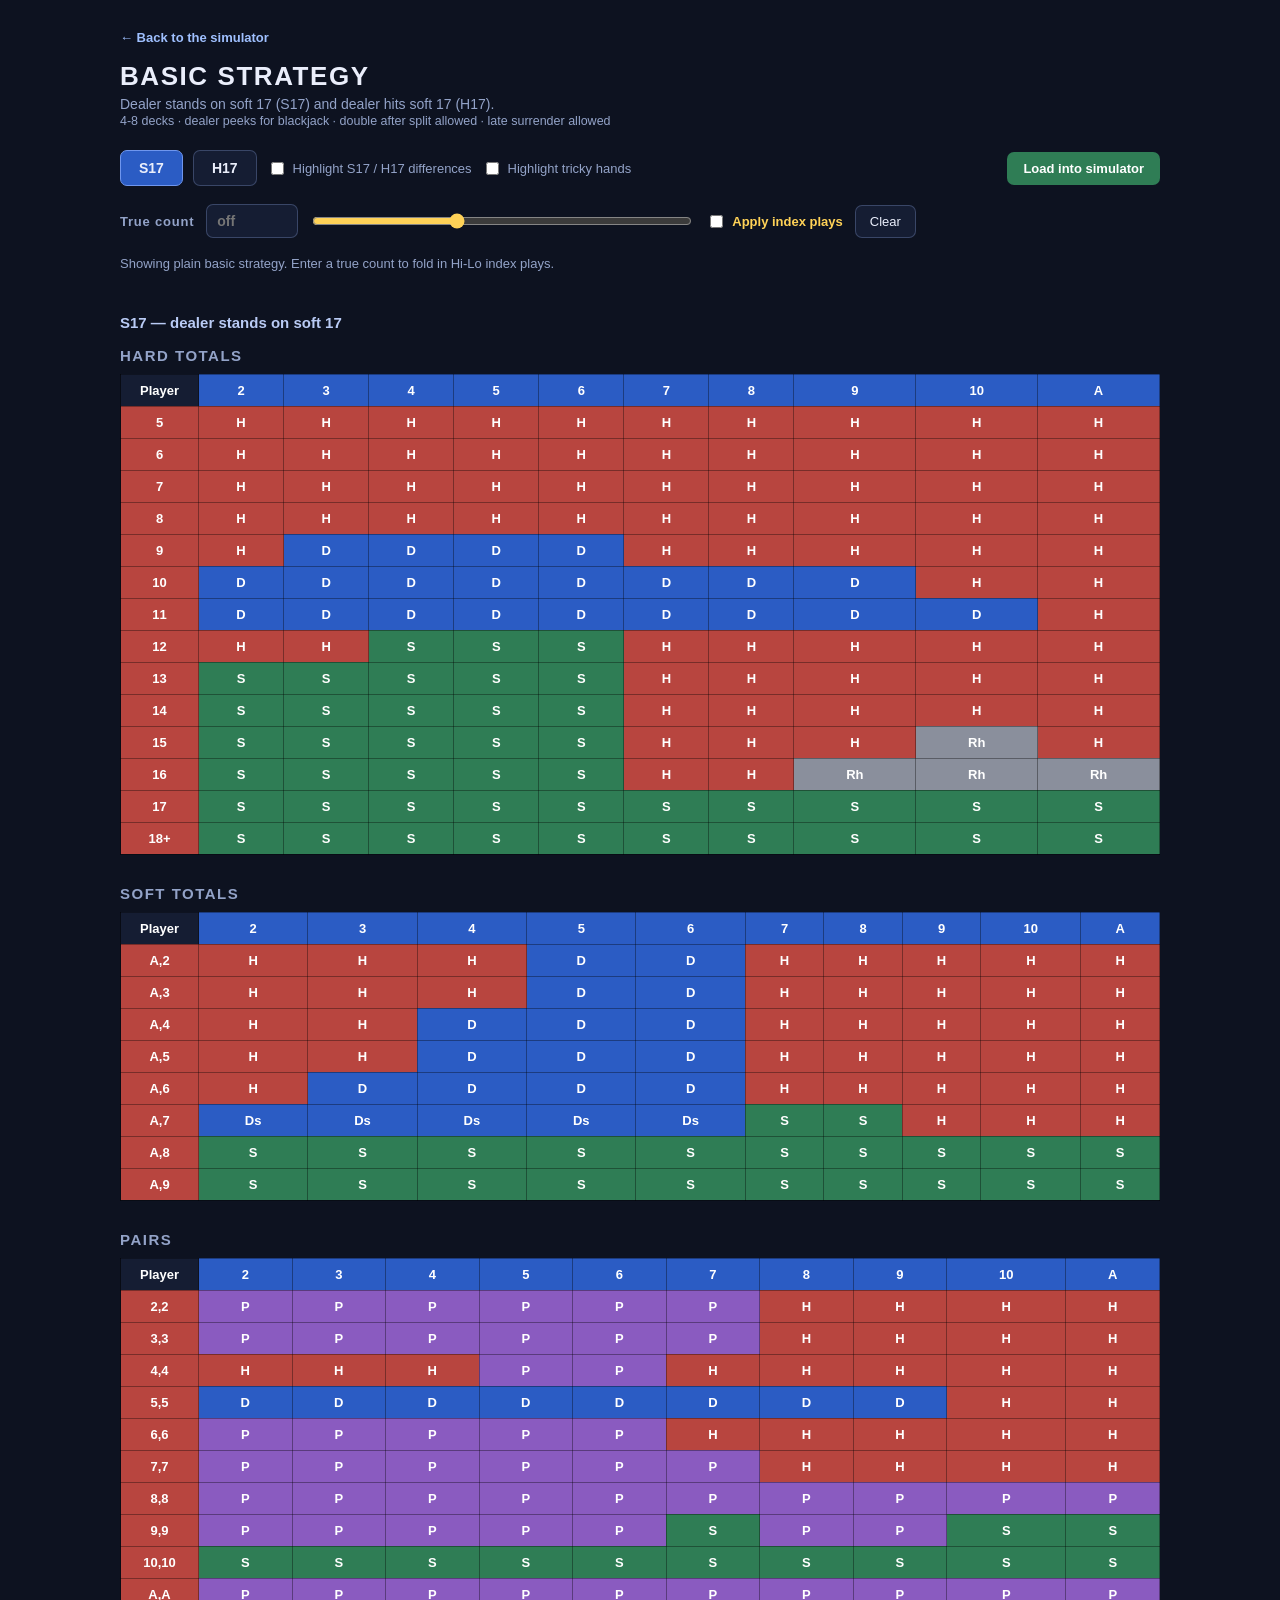
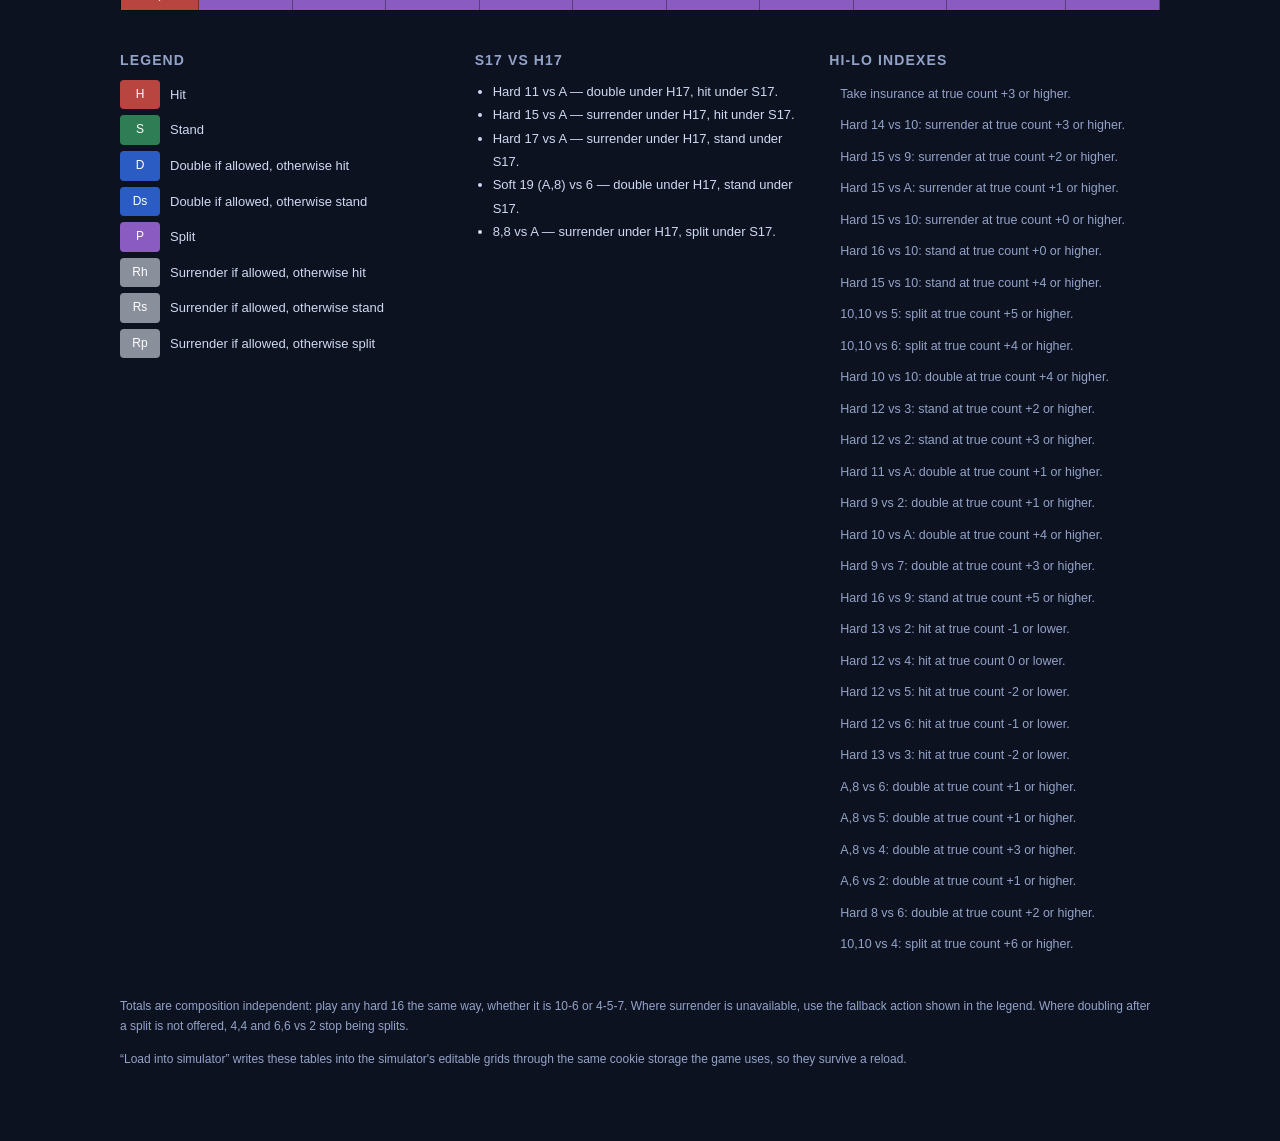
<file: basic_strategy.html>
<!DOCTYPE html>
<html lang="en">
<head>
  <meta charset="UTF-8">
  <meta name="viewport" content="width=device-width, initial-scale=1.0">
  <title>Basic Strategy — S17 & H17</title>
  <link rel="stylesheet" href="css/strategy.css">
</head>
<body>

<header>
  <a class="backLink" href="BlackJack.html">&larr; Back to the simulator</a>
  <h1>BASIC STRATEGY</h1>
  <p class="subtitle">Dealer stands on soft 17 (S17) and dealer hits soft 17 (H17).</p>
  <p class="conditions" id="conditions"></p>
</header>

<div class="controls">
  <button class="tab" id="tab-s17" type="button">S17</button>
  <button class="tab" id="tab-h17" type="button">H17</button>

  <label class="toggle"><input type="checkbox" id="diffToggle"> Highlight S17 / H17 differences</label>
  <label class="toggle"><input type="checkbox" id="trickyToggle"> Highlight tricky hands</label>

  <button id="applyButton" type="button">Load into simulator</button>
</div>

<div class="controls count-controls">
  <label class="count-label" for="countInput">True count</label>
  <input type="number" id="countInput" step="0.5" placeholder="off" inputmode="decimal">
  <input type="range" id="countSlider" min="-6" max="10" step="0.5" value="0">
  <label class="toggle count-apply"><input type="checkbox" id="countApply"> Apply index plays</label>
  <button type="button" id="countClear">Clear</button>
</div>

<p class="count-summary" id="countSummary"></p>

<p class="apply-status" id="applyStatus"></p>

<main>
  <p class="set-label" id="setLabel"></p>

  <section class="notes-block" id="changePanel">
    <h2>Index plays in force</h2>
    <ul id="deviationList"></ul>
  </section>

  <section id="trickyPanel" class="notes-block" style="display:none">
    <h2>Hands worth drilling</h2>
    <ul id="trickyList"></ul>
  </section>

  <div id="tables"></div>

  <div class="notes">
    <div>
      <h2>Legend</h2>
      <ul id="legend"></ul>
    </div>
    <div>
      <h2>S17 vs H17</h2>
      <ul id="differences"></ul>
    </div>
    <div>
      <h2>Hi-Lo indexes</h2>
      <ul id="indexList"></ul>
    </div>
  </div>
</main>

<footer>
  <p>
    Totals are composition independent: play any hard 16 the same way, whether it is 10-6 or 4-5-7.
    Where surrender is unavailable, use the fallback action shown in the legend. Where doubling after
    a split is not offered, 4,4 and 6,6 vs 2 stop being splits.
  </p>
  <p>
    &ldquo;Load into simulator&rdquo; writes these tables into the simulator's editable grids through the
    same cookie storage the game uses, so they survive a reload.
  </p>
</footer>

<script src="js/cookieStore.js"></script>
<script src="js/strategyData.js"></script>
<script src="js/deviations.js"></script>
<script src="js/strategyPage.js"></script>

</body>
</html>
</file>
<file: css/strategy.css>
/* Basic strategy reference page. */

:root {
  --bg: #0d1220;
  --panel: #151d33;
  --ink: #eaeefb;
  --muted: #93a3c8;
  --line: rgba(150, 175, 235, 0.28);
  --hit: #b8453f;
  --stand: #2f7d55;
  --double: #2b5cc4;
  --split: #8a5bc0;
  --surrender: #8a8f9c;
}

* { box-sizing: border-box; }

body {
  margin: 0;
  padding: 28px 22px 60px;
  font-family: Helvetica, Arial, sans-serif;
  color: var(--ink);
  background: var(--bg);
}

header { max-width: 1040px; margin: 0 auto 22px; }

h1 { margin: 0 0 4px; font-size: 26px; letter-spacing: 0.06em; }

.subtitle { margin: 0 0 2px; font-size: 14px; color: var(--muted); }
.conditions { margin: 0; font-size: 12.5px; color: var(--muted); }

.backLink {
  display: inline-block;
  margin-bottom: 16px;
  font-size: 13px;
  font-weight: 700;
  color: #9fc0ff;
  text-decoration: none;
}
.backLink:hover { text-decoration: underline; }

.controls {
  display: flex;
  flex-wrap: wrap;
  align-items: center;
  gap: 10px;
  max-width: 1040px;
  margin: 0 auto 18px;
}

.tab {
  padding: 9px 18px;
  font-size: 14px;
  font-weight: 700;
  color: var(--ink);
  background: var(--panel);
  border: 1px solid var(--line);
  border-radius: 7px;
  cursor: pointer;
}
.tab-active { background: #2b5cc4; border-color: #6f96ee; }

.toggle { display: flex; align-items: center; gap: 6px; font-size: 13px; color: var(--muted); }

#applyButton {
  margin-left: auto;
  padding: 9px 16px;
  font-size: 13px;
  font-weight: 700;
  color: #fff;
  background: #2f7d55;
  border: none;
  border-radius: 7px;
  cursor: pointer;
}
#applyButton:hover { background: #379b68; }

.apply-status { max-width: 1040px; margin: 0 auto 14px; font-size: 12.5px; line-height: 1.6; color: #9ff0b8; min-height: 1em; }
.apply-status-error { color: #ffb4b4; }

main { max-width: 1040px; margin: 0 auto; }

.set-label { margin: 0 0 16px; font-size: 15px; font-weight: 700; color: #b9cbf5; }

.table-block { margin-bottom: 30px; }
.table-block h2 { margin: 0 0 10px; font-size: 15px; letter-spacing: 0.1em; text-transform: uppercase; color: var(--muted); }

.table-scroll { overflow-x: auto; }

table { border-collapse: collapse; width: 100%; min-width: 620px; }

th, td {
  padding: 8px 4px;
  text-align: center;
  font-size: 13px;
  border: 1px solid rgba(0, 0, 0, 0.35);
}

thead th { background: #2b5cc4; color: #fff; font-weight: 700; }
.corner { background: var(--panel); }
.rowhead { background: #b8453f; color: #fff; width: 78px; }

td { font-weight: 700; color: #fff; }

.act-h { background: var(--hit); }
.act-s { background: var(--stand); }
.act-d, .act-ds { background: var(--double); }
.act-p { background: var(--split); }
.act-rh, .act-rs, .act-rp { background: var(--surrender); }
.act-diff { outline: 3px solid #ffd257; outline-offset: -3px; }

.notes { display: grid; grid-template-columns: repeat(auto-fit, minmax(280px, 1fr)); gap: 24px; margin-top: 8px; }
.notes h2 { font-size: 14px; letter-spacing: 0.08em; text-transform: uppercase; color: var(--muted); }
.notes ul { margin: 0; padding-left: 18px; font-size: 13px; line-height: 1.8; color: #cfd9f2; }
#legend { list-style: none; padding-left: 0; }
#legend li { display: flex; align-items: center; gap: 10px; margin-bottom: 6px; }
#legend span {
  display: inline-flex;
  align-items: center;
  justify-content: center;
  width: 40px;
  padding: 4px 0;
  border-radius: 4px;
  font-size: 12px;
  color: #fff;
}

footer { max-width: 1040px; margin: 34px auto 0; font-size: 12px; line-height: 1.7; color: var(--muted); }

/* Tricky-hand highlighting and its explanation panel. */
.act-tricky { box-shadow: inset 0 0 0 3px #ffd257; }
.act-diff.act-tricky { outline-color: #ff9f45; }

.notes-block {
  padding: 14px 18px;
  margin-bottom: 24px;
  background: var(--panel);
  border: 1px solid var(--line);
  border-radius: 9px;
}
.notes-block h2 { margin: 0 0 8px; font-size: 14px; letter-spacing: 0.08em; text-transform: uppercase; color: var(--muted); }
.notes-block ul { margin: 0; padding-left: 18px; font-size: 13px; line-height: 1.75; color: #cfd9f2; }

/* True count controls and index-play highlighting. */
.count-controls { gap: 12px; }

.count-label { font-size: 13px; font-weight: 700; letter-spacing: 0.06em; color: var(--muted); }

#countInput {
  width: 92px;
  padding: 8px 10px;
  font-size: 14px;
  font-weight: 700;
  color: var(--ink);
  background: var(--panel);
  border: 1px solid var(--line);
  border-radius: 7px;
}

#countSlider { flex: 1 1 240px; max-width: 380px; accent-color: #ffd257; }

#countClear {
  padding: 8px 14px;
  font-size: 13px;
  color: var(--ink);
  background: var(--panel);
  border: 1px solid var(--line);
  border-radius: 7px;
  cursor: pointer;
}
#countClear:hover { background: #222c48; }

.count-summary { max-width: 1040px; margin: 0 auto 16px; font-size: 13px; color: var(--muted); }
.count-summary-live { color: #ffd257; }

/* A cell an index play has moved at the current true count. */
.act-moved {
  box-shadow: inset 0 0 0 3px #ffd257, 0 0 10px rgba(255, 210, 87, 0.45);
  position: relative;
}
.act-moved::after {
  content: '';
  position: absolute;
  top: 2px;
  right: 2px;
  width: 5px;
  height: 5px;
  border-radius: 50%;
  background: #ffd257;
}

#changePanel:empty { display: none; }
#deviationList:empty { color: var(--muted); }

#indexList { list-style: none; padding-left: 0; }
#indexList li {
  padding: 3px 8px;
  margin-bottom: 3px;
  border-left: 3px solid transparent;
  font-size: 12.5px;
  color: #93a3c8;
}
#indexList li.index-live {
  border-left-color: #ffd257;
  color: #ffe9a8;
  background: rgba(255, 210, 87, 0.08);
}

.count-apply { font-weight: 700; color: #ffd257; }
.count-apply input { accent-color: #ffd257; }
</file>
